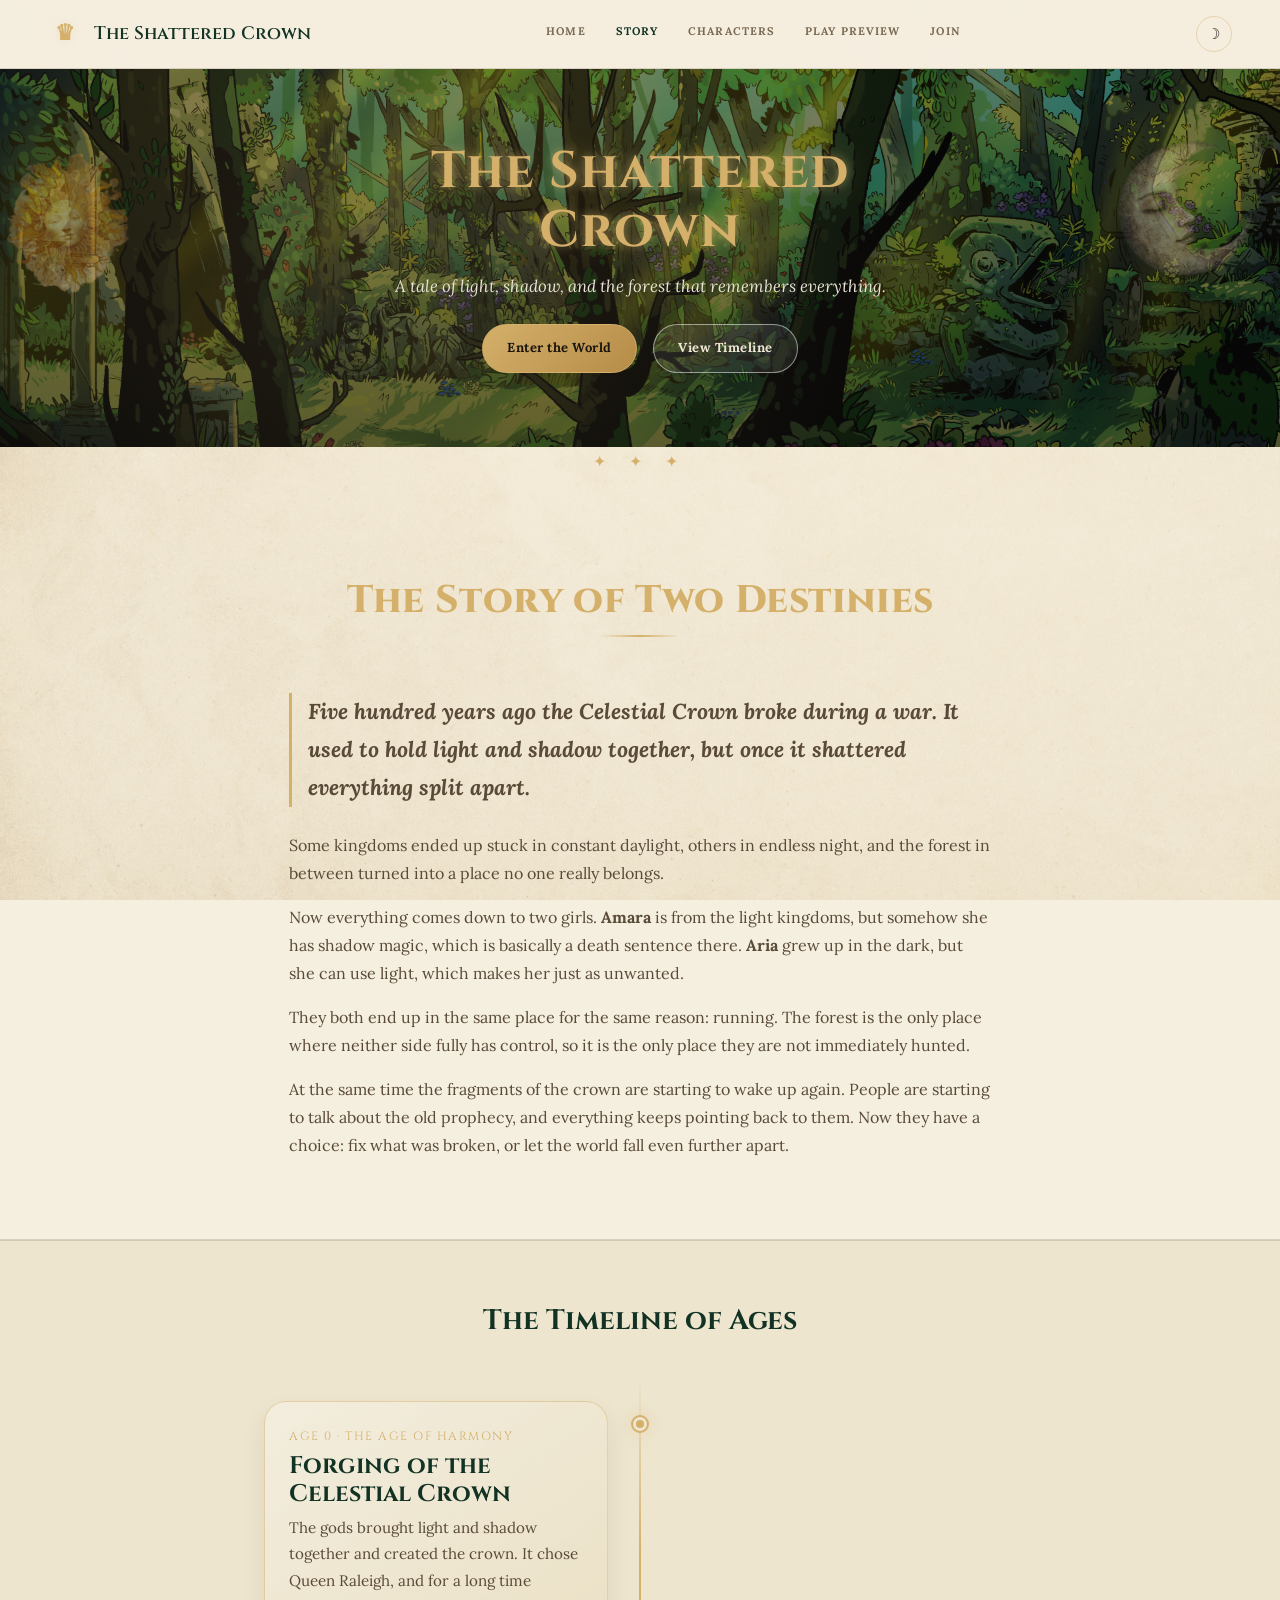
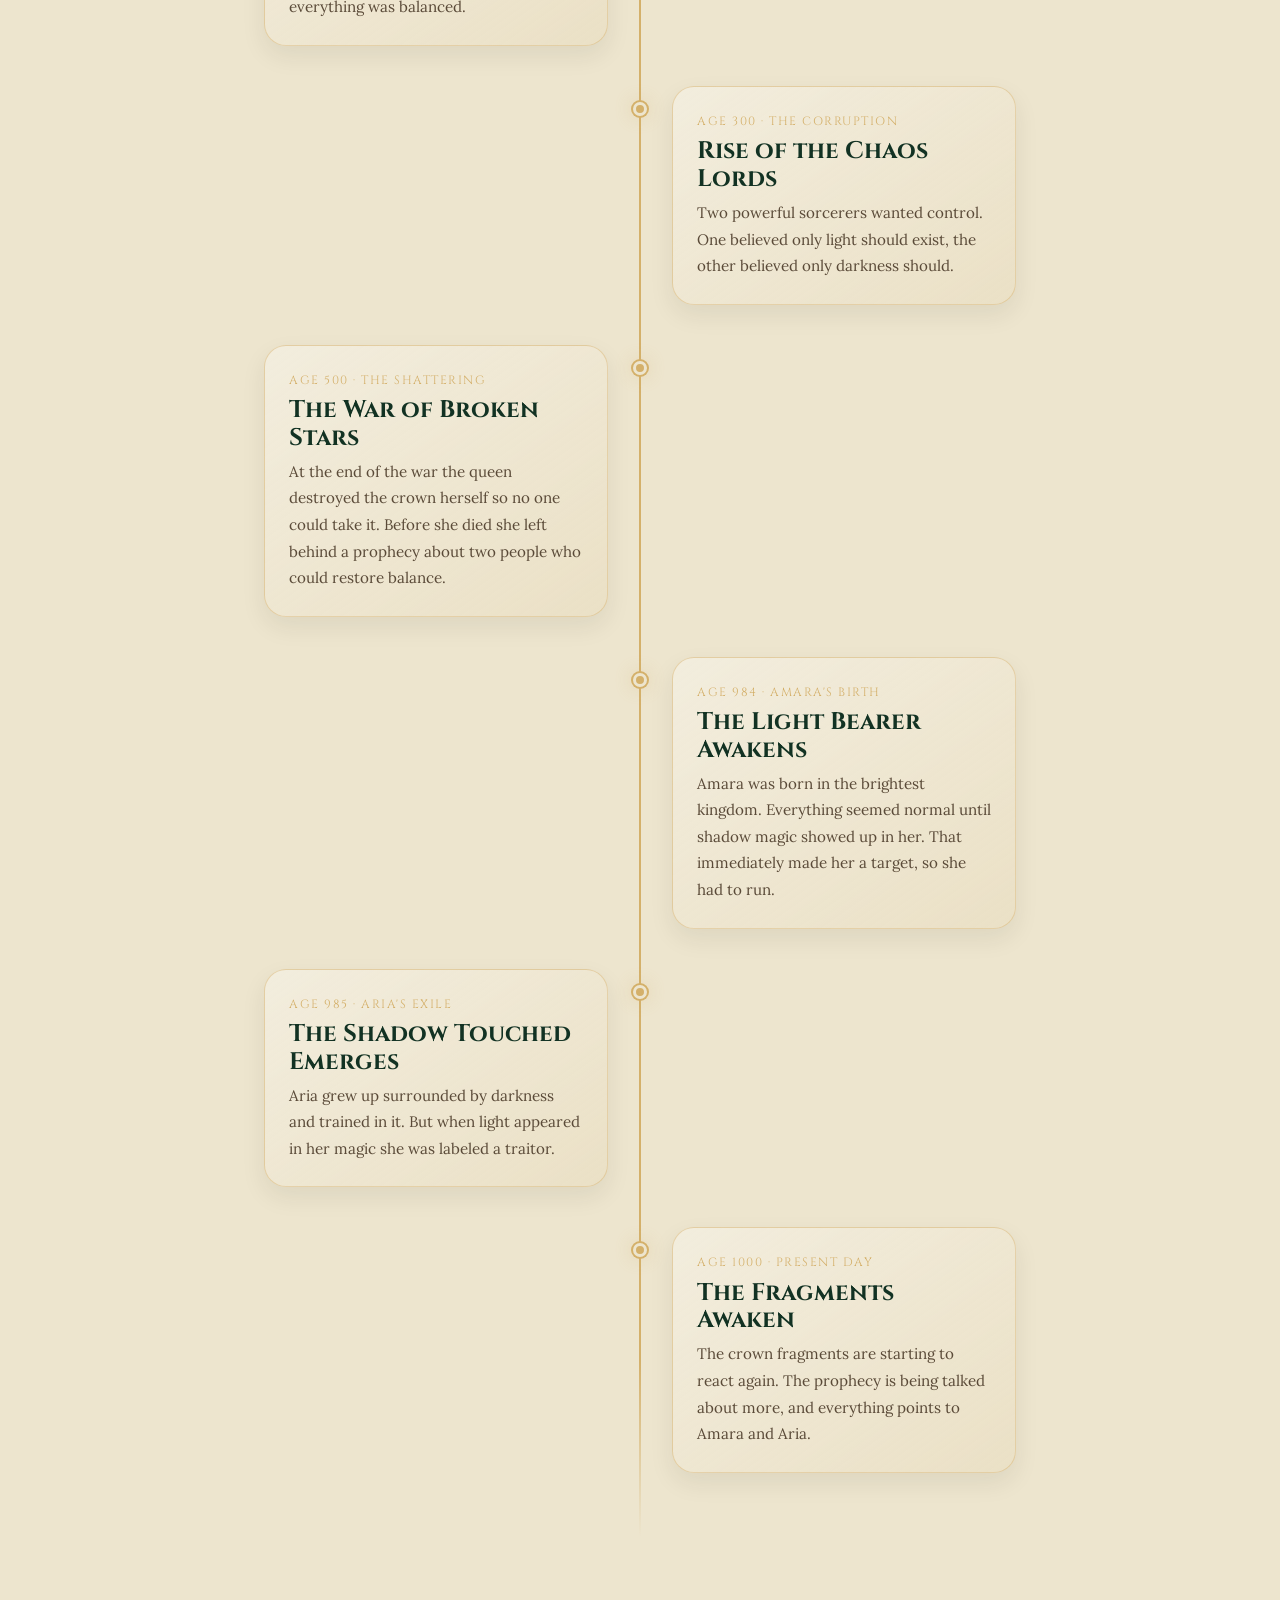
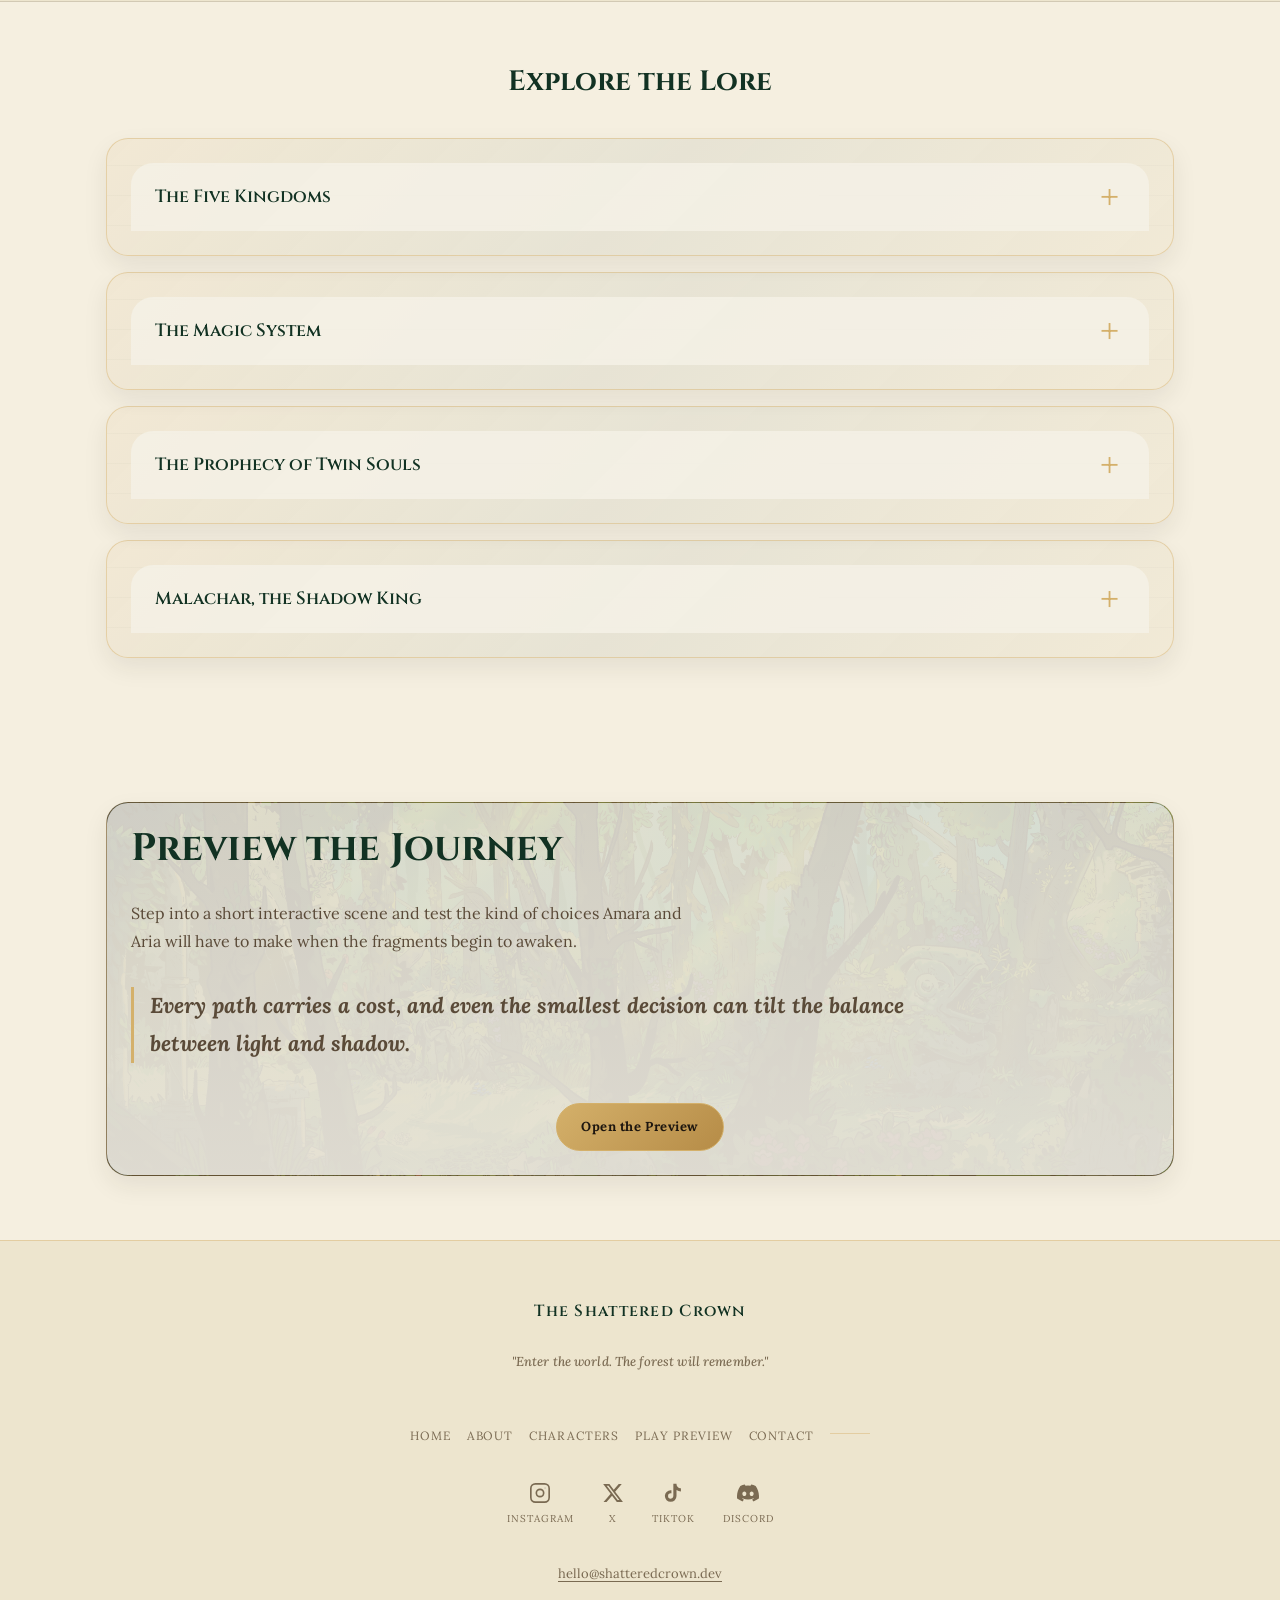
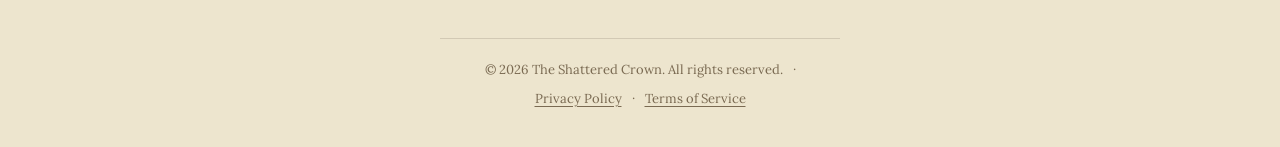
<file: story.html>
<!DOCTYPE html>
<html lang="en" data-theme="light">

  <head>
    <meta charset="UTF-8">
    <meta name="viewport" content="width=device-width, initial-scale=1.0">
    <title>The World of Eclipsed Realms | Story &amp; Lore</title>
    <link rel="stylesheet" href="css/style.css">
    <link rel="stylesheet" href="css/story.css">
  </head>

  <body class="story">
    <div id="cursor">
      <div id="cursor-dot"></div>
      <div id="cursor-ring"></div>
    </div>

    <!-- -----NAVIGATION----- -->
    <nav id="navbar">
      <!-- Logo -->
      <a class="nav-logo" href="index.html">
        <span class="nav-logo-mark" aria-hidden="true">&#9819;</span>
        <span>The Shattered Crown</span>
      </a>
          
      <div class="nav-links" id="navLinks">
        <!-- Nav Links -->
            
        <a href="index.html">Home</a>
        <a href="story.html" class="active">Story</a>
        <a href="characters.html">Characters</a>
        <a href="playpreview.html">Play Preview</a>
        <a href="contact.html">Join</a>
            
      </div>

      <!-- Theme Toggle and Hamburger -->
      <div class="nav-right">
        <button class="theme-toggle" id="themeToggle" aria-label="Toggle Theme">🌙</button>
        <button class="hamburger" id="hamburger" aria-expanded="false" aria-label="Open menu">
          <span></span>
          <span></span>
          <span></span>
        </button>
      </div>
          
    </nav>

    <!-- -----HEADER----- -->
    <header class="story-hero">
      <div class="hero-overlay"></div>
      <div class="container hero-content">
        <h1 class="hero-title">The Shattered Crown</h1>
        <p class="hero-subtitle">A tale of light, shadow, and the forest that remembers everything.</p>
        <div class="hero-buttons">
          <a href="contact.html" class="btn btn-primary">Enter the World</a>
          <a href="#timeline" class="btn btn-secondary">View Timeline</a>
        </div>
      </div>
      <img src="assets/sun-removebg-preview.png" class="hero-deco deco-1" alt="Sun emblem">
      <img src="assets/images__5_-removebg-preview.png" class="hero-deco deco-2" alt="Moon emblem">
    </header>

    <!-- -----MAIN CONTENT----- -->
    <main>
      <div class="crown-divider fade-in" aria-hidden="true">&#10022; &#10022; &#10022;</div>

      <!-- -----STORY OVERVIEW----- -->
      <section class="story-overview">
        <div class="container">
          <div class="story-intro">
            <h2>The Story of Two Destinies</h2>
            <p class="story-lead">
              Five hundred years ago the Celestial Crown broke during a war. It used to hold light and shadow together, but once it shattered everything split apart.
            </p>
            <p>
              Some kingdoms ended up stuck in constant daylight, others in endless night, and the forest in between turned into a place no one really belongs.
            </p>
            <p>
              Now everything comes down to two girls. <strong>Amara</strong> is from the light kingdoms, but somehow she has shadow magic, which is basically a death sentence there.
              <strong>Aria</strong> grew up in the dark, but she can use light, which makes her just as unwanted.
            </p>
            <p>
              They both end up in the same place for the same reason: running. The forest is the only place where neither side fully has control, so it is the only place they are not immediately hunted.
            </p>
            <p>
              At the same time the fragments of the crown are starting to wake up again. People are starting to talk about the old prophecy, and everything keeps pointing back to them.
              Now they have a choice: fix what was broken, or let the world fall even further apart.
            </p>
          </div>
        </div>
      </section>

      <!-- -----TIMELINE----- -->
      <section class="timeline-section" id="timeline">
        <div class="container">
          <h2 class="text-center mb-xl">The Timeline of Ages</h2>
          
          <div class="timeline">
            
            <div class="timeline-item">
              <div class="timeline-marker"></div>
              <div class="timeline-content card">
                <div class="timeline-date">Age 0 &middot; The Age of Harmony</div>
                <h3>Forging of the Celestial Crown</h3>
                <p>The gods brought light and shadow together and created the crown. It chose Queen Raleigh, and for a long time everything was balanced.</p>
              </div>
            </div>

            <div class="timeline-item">
              <div class="timeline-marker"></div>
              <div class="timeline-content card">
                <div class="timeline-date">Age 300 &middot; The Corruption</div>
                <h3>Rise of the Chaos Lords</h3>
                <p>Two powerful sorcerers wanted control. One believed only light should exist, the other believed only darkness should.</p>
              </div>
            </div>

            <div class="timeline-item">
              <div class="timeline-marker"></div>
              <div class="timeline-content card">
                <div class="timeline-date">Age 500 &middot; The Shattering</div>
                <h3>The War of Broken Stars</h3>
                <p>At the end of the war the queen destroyed the crown herself so no one could take it. Before she died she left behind a prophecy about two people who could restore balance.</p>
              </div>
            </div>

            <div class="timeline-item">
              <div class="timeline-marker"></div>
              <div class="timeline-content card">
                <div class="timeline-date">Age 984 &middot; Amara's Birth</div>
                <h3>The Light Bearer Awakens</h3>
                <p>Amara was born in the brightest kingdom. Everything seemed normal until shadow magic showed up in her. That immediately made her a target, so she had to run.</p>
              </div>
            </div>

            <div class="timeline-item">
              <div class="timeline-marker"></div>
              <div class="timeline-content card">
                <div class="timeline-date">Age 985 &middot; Aria's Exile</div>
                <h3>The Shadow Touched Emerges</h3>
                <p>Aria grew up surrounded by darkness and trained in it. But when light appeared in her magic she was labeled a traitor.</p>
              </div>
            </div>

            <div class="timeline-item">
              <div class="timeline-marker"></div>
              <div class="timeline-content card">
                <div class="timeline-date">Age 1000 &middot; Present Day</div>
                <h3>The Fragments Awaken</h3>
                <p>The crown fragments are starting to react again. The prophecy is being talked about more, and everything points to Amara and Aria.</p>
              </div>
            </div>

          </div>

        </div>
      </section>

      <!-- -----LORE----- -->
      <section class="lore-section">

        <div class="container">
          <h2 class="text-center mb-xl">Explore the Lore</h2>

          <div class="lore-item card">
            <div class="lore-header" data-lore="kingdoms">
              <h3>The Five Kingdoms</h3>
              <span class="lore-toggle">+</span>
            </div>

            <div class="lore-content" id="kingdoms">
              <div class="divider"></div>

              <div class="lore-body">
                <p>After the crown shattered, the world split into five distinct kingdoms: two bathed in eternal light, two shrouded in perpetual darkness, and one untouched.</p>
                
                <div class="kingdom">
                  <h4 class="text-green"><span class="kingdom-symbol" aria-hidden="true">☀</span>Solara - The Dawn Kingdom</h4>
                  <p>Ruled by warrior-priests who worship the sun. <strong>Amara was born here.</strong></p>
                </div>

                <div class="kingdom">
                  <h4 class="text-gold"><span class="kingdom-symbol" aria-hidden="true">☆</span>Aethermoor - The Starlit Realm</h4>
                  <p>A kingdom of scholars and celestial mages who study the fragments obsessively.</p>
                </div>

                <div class="kingdom">
                  <h4 class="text-moss"><span class="kingdom-symbol" aria-hidden="true">✦</span>The Verdant Expanse</h4>
                  <p>The ancient forest that once connected all kingdoms now exists in perpetual twilight.</p>
                </div>

                <div class="kingdom">
                  <h4 class="text-muted"><span class="kingdom-symbol" aria-hidden="true">☽</span>Umbral Deep - The Midnight Dominion</h4>
                  <p>A kingdom where darkness is absolute. <strong>Aria was raised here.</strong></p>
                </div>

                <div class="kingdom">
                  <h4 class="text-dusk"><span class="kingdom-symbol" aria-hidden="true">✧</span>Duskmere - The Twilight Shores</h4>
                  <p>Once a coastal empire, now submerged in eternal dusk and haunted by the dead.</p>
                </div>

              </div>

            </div>
          </div>

          <div class="lore-item card">
            <div class="lore-header" data-lore="magic">
              <h3>The Magic System</h3>
              <span class="lore-toggle">+</span>
            </div>

            <div class="lore-content" id="magic">
              <div class="divider"></div>
              <div class="lore-body">
                <p>Magic in Eclipsed Realms is divided into three schools: celestial, shadow, and primal.</p>
                <h4 class="text-gold">Celestial Magic</h4>
                <p>Drawn from the stars and sun. Used for healing, protection, and divine power.</p>
                <h4 class="text-purple">Shadow Magic</h4>
                <p>Drawn from the void and the spaces between worlds. Used for stealth, illusion, and necromancy.</p>
                <h4 class="text-teal">Primal Magic</h4>
                <p>Drawn from the natural world and used by druids and shamans.</p>
              </div>
            </div>

          </div>

          <div class="lore-item card">
            <div class="lore-header" data-lore="prophecy">
              <h3>The Prophecy of Twin Souls</h3>
              <span class="lore-toggle">+</span>
            </div>

            <div class="lore-content" id="prophecy">
              <div class="divider"></div>
              <div class="lore-body">
                <blockquote class="prophecy-text">
                  <p><em>When light bears shadow, and shadow bears light,</em></p>
                  <p><em>When twin souls meet in the forest's twilight,</em></p>
                  <p><em>Seven fragments scattered, seven paths converge,</em></p>
                  <p><em>To unite the crown or let the world submerge.</em></p>
                </blockquote>
                <p>The prophecy speaks of two people, each carrying the opposite force inside them.</p>
              </div>
            </div>

          </div>

          <div class="lore-item card">

            <div class="lore-header" data-lore="shadow-king">
              <h3>Malachar, the Shadow King</h3>
              <span class="lore-toggle">+</span>
            </div>
            <div class="lore-content" id="shadow-king">
              <div class="divider"></div>
              <div class="lore-body">
                <p>Once the most brilliant mage in the kingdom of Lumeria, Malachar served the queen before ambition corrupted him.</p>
                <p class="text-red mt-lg"><strong>Warning:</strong> His followers are still searching for the fragments to free their master.</p>
              </div>
            </div>

          </div>

        </div>
      </section>

      <section class="story-preview">
        <div class="container">
          <div class="story-preview-card card">
            <h2>Preview the Journey</h2>
            <p>
              Step into a short interactive scene and test the kind of choices Amara and Aria will have to make when the fragments begin to awaken.
            </p>
            <p class="story-lead">
              Every path carries a cost, and even the smallest decision can tilt the balance between light and shadow.
            </p>
            <div class="hero-buttons">
              <a href="playpreview.html" class="btn btn-primary">Open the Preview</a>
            </div>
          </div>
        </div>
      </section>


    </main>

    <!-- Footer -->
    <footer class="site-footer">

      <div class="footer-brand">
        <p class="footer-logo">The Shattered Crown</p>
        <p class="footer-tagline">"Enter the world. The forest will remember."</p>
      </div>

      <nav class="footer-nav">
        <a href="index.html">Home</a>
        <a href="story.html">About</a>
        <a href="characters.html">Characters</a>
        <a href="preview.html">Play Preview</a>
        <a href="contact.html">Contact</a>
      </nav>

      <!-- Social Media 
        AI assisted for SVG icons-->
      <div class="footer-socials">
        <a href="https://instagram.com" aria-label="Instagram" class="social-link">
          <svg xmlns="http://www.w3.org/2000/svg" viewBox="0 0 24 24" fill="none" stroke="currentColor" stroke-width="1.8" stroke-linecap="round" stroke-linejoin="round" aria-hidden="true">
            <rect x="2" y="2" width="20" height="20" rx="5" ry="5"/>
            <circle cx="12" cy="12" r="4"/>
            <circle cx="17.5" cy="6.5" r="0.5" fill="currentColor" stroke="none"/>
          </svg>
          <span>Instagram</span>
        </a>

        <a href="https://twitter.com" aria-label="Twitter" class="social-link">
          <svg xmlns="http://www.w3.org/2000/svg" viewBox="0 0 24 24" fill="currentColor" aria-hidden="true">
            <path d="M18.244 2.25h3.308l-7.227 8.26 8.502 11.24H16.17l-5.214-6.817L4.99 21.75H1.68l7.73-8.835L1.254 2.25H8.08l4.713 6.231zm-1.161 17.52h1.833L7.084 4.126H5.117z"/>
          </svg>
          <span>X</span>
        </a>

        <a href="https://tiktok.com" target="_blank" aria-label="TikTok" class="social-link">
          <svg xmlns="http://www.w3.org/2000/svg" viewBox="0 0 24 24" fill="currentColor" aria-hidden="true">
            <path d="M19.59 6.69a4.83 4.83 0 0 1-3.77-4.25V2h-3.45v13.67a2.89 2.89 0 0 1-2.88 2.5 2.89 2.89 0 0 1-2.89-2.89 2.89 2.89 0 0 1 2.89-2.89c.28 0 .54.04.79.1V9.01a6.33 6.33 0 0 0-.79-.05 6.34 6.34 0 0 0-6.34 6.34 6.34 6.34 0 0 0 6.34 6.34 6.34 6.34 0 0 0 6.33-6.34V8.69a8.22 8.22 0 0 0 4.83 1.56V6.79a4.85 4.85 0 0 1-1.06-.1z"/>
          </svg>
          <span>TikTok</span>
        </a>

        <a href="https://discord.com" target="_blank" aria-label="Discord" class="social-link">
          <svg xmlns="http://www.w3.org/2000/svg" viewBox="0 0 24 24" fill="currentColor" aria-hidden="true">
            <path d="M20.317 4.37a19.791 19.791 0 0 0-4.885-1.515.074.074 0 0 0-.079.037c-.21.375-.444.864-.608 1.25a18.27 18.27 0 0 0-5.487 0 12.64 12.64 0 0 0-.617-1.25.077.077 0 0 0-.079-.037A19.736 19.736 0 0 0 3.677 4.37a.07.07 0 0 0-.032.027C.533 9.046-.32 13.58.099 18.057c.002.022.015.043.03.056a19.9 19.9 0 0 0 5.993 3.03.078.078 0 0 0 .084-.028c.462-.63.874-1.295 1.226-1.994a.076.076 0 0 0-.041-.106 13.107 13.107 0 0 1-1.872-.892.077.077 0 0 1-.008-.128 10.2 10.2 0 0 0 .372-.292.074.074 0 0 1 .077-.01c3.928 1.793 8.18 1.793 12.062 0a.074.074 0 0 1 .078.01c.12.098.246.198.373.292a.077.077 0 0 1-.006.127 12.299 12.299 0 0 1-1.873.892.077.077 0 0 0-.041.107c.36.698.772 1.362 1.225 1.993a.076.076 0 0 0 .084.028 19.839 19.839 0 0 0 6.002-3.03.077.077 0 0 0 .032-.054c.5-5.177-.838-9.674-3.549-13.66a.061.061 0 0 0-.031-.03zM8.02 15.33c-1.183 0-2.157-1.085-2.157-2.419 0-1.333.956-2.419 2.157-2.419 1.21 0 2.176 1.096 2.157 2.42 0 1.333-.956 2.418-2.157 2.418zm7.975 0c-1.183 0-2.157-1.085-2.157-2.419 0-1.333.955-2.419 2.157-2.419 1.21 0 2.176 1.096 2.157 2.42 0 1.333-.946 2.418-2.157 2.418z"/>
          </svg>
          <span>Discord</span>
        </a>
      </div>

      <p class="footer-email">
        <a href="mailto:hello@shatteredcrown.dev">hello@shatteredcrown.dev</a>
      </p>

      <div class="footer-legal">
        <span>&copy; 2026 The Shattered Crown. All rights reserved.</span>
        <span class="footer-legal-sep" aria-hidden="true">&middot;</span>
        <a href="privacy.html">Privacy Policy</a>
        <span class="footer-legal-sep" aria-hidden="true">&middot;</span>
        <a href="terms.html">Terms of Service</a>
      </div>

    </footer>

        <button id="backToTop" aria-label="Back to top">↑</button>

        <!-- JavaScript -->
        <script src="js/story.js"></script>
        <script src="js/main.js"></script>

  </body>
</html>
</file>
<file: css/style.css>
/* ===========================
GLOBAL STYLESHEET
============================ */
/* Mobile First Design */
/* Resposive for tablets/ipads/computers lower in the page */

@import url('https://fonts.googleapis.com/css2?family=Cinzel:wght@400;600;700&family=Lora:ital,wght@0,400;0,500;1,400&display=swap');

/* ===========================
GLOBAL STYLES
============================ */
:root {
    /* Light theme (default) */
    --bg: #f5efe0;
    --bg-alt: #ede5ce;

     /* ── Text ── */
    --text: #2b2017;
    --text-muted: #7a6a52;
    --text-soft: #5a4a38;

    /* ── Accent colors ── */
    --accent: #5c7a4e;
    --accent-hover: #486040;
    --primary-green: #123223;
    --logo-light-green: #7dbf8e;
    --secondary-green: #6e8b5b;
    --accent-gold: #d4b06a;
    --accent-rose: #b77a6b;

    /*-- Borders and Shadows --*/
    --border: rgba(43, 32, 23, 0.14);
    --border-gold: rgba(212, 176, 106, 0.45);
    --divider: rgba(43, 32, 23, 0.14);
    --shadow-sm: 0 10px 24px rgba(43, 32, 23, 0.08);
    --shadow-md: 0 18px 40px rgba(43, 32, 23, 0.12);
    --shadow-lg: 0 24px 60px rgba(43, 32, 23, 0.16);
    --glow-gold: 0 0 18px rgba(212, 176, 106, 0.45);
    
    /* Nav */
    --nav-bg: rgba(245, 239, 224, 0.96);

    /* Error color for forms */
    --error: #a83232;

    /* ── Typography ── */
    --font-heading: 'Cinzel', serif;
    --font-body: 'Lora', serif;
    --font-subheading: 'Lora', serif;

    /* ── Scale ── */
    --text-xs: 0.75rem;
    --text-sm: 0.95rem;
    --text-base: 1rem;
    --text-lg: 1.125rem;
    --text-xl: 1.5rem;
    --text-2xl: 2.25rem;
    --leading-relaxed: 1.75;

    /* ── Spacing ── */
    --space-xs: 0.4rem;
    --space-sm: 0.75rem;
    --space-md: 1rem;
    --space-lg: 1.5rem;
    --space-xl: 2.5rem;
    --space-2xl: 4rem;

    /* ── Radius ── */
    --radius-sm: 4px;
    --radius-md: 14px;
    --radius-lg: 22px;
    --radius-xl: 30px;

    /* ── Motion ── */
    --transition-fast: 160ms ease;
    --transition-normal: 240ms ease;

    /* ── Parchment texture opacity ── */
    --parchment-body-opacity: 0.17;
    }

    /* Dark theme overrides */
    [data-theme="dark"] {
    --bg: #1b1812;
    --bg-alt: #232019;
    --text: #e6dcc8;
    --text-primary: #ebe1d2;
    --text-muted: #9b8c74;
    --text-soft: #d8cfbf;
    --accent: #8aaa76;
    --accent-hover: #a2c28e;
    --primary-green: #8aaa76;
    --border: rgba(230, 220, 200, 0.11);
    --border-gold: rgba(212, 176, 106, 0.3);
    --divider: rgba(212, 176, 106, 0.18);
    --nav-bg: rgba(27, 24, 18, 0.96);
    --shadow-sm: 0 10px 24px rgba(0, 0, 0, 0.28);
    --shadow-md: 0 18px 40px rgba(0, 0, 0, 0.34);
    --shadow-lg: 0 24px 60px rgba(0, 0, 0, 0.4);
    --error: #d16060;

    --parchment-body-opacity: 0.08;
}

/* -- -----------------------------
Global Resets and Base Styles 
-------------------------------- */
* {
    margin: 0;
    padding: 0;
    box-sizing: border-box;
}

html {
    scroll-behavior: smooth;
    font-size: 16px;
}

body {
    background: var(--bg);
    color: var(--text);
    font-family: var(--font-body);
    display: flex;
    flex-direction: column;
    min-height: 100vh;
    line-height: 1.75;
}

body::after {
    content: "";
    position: fixed;
    inset: 0;
    background-image: url("../assets/parchment-texture.jpg");
    background-size: cover;
    opacity: var(--parchment-body-opacity);
    pointer-events: none;
    z-index: -1;
}

body.has-custom-cursor {
    cursor: none;
}

body.has-custom-cursor,
body.has-custom-cursor * {
    cursor: none !important;
}

main {
    flex: 1;
}

img {
    max-width: 100%;
    display: block;
}

a {
    color: var(--accent);
    text-decoration: none;
}

ul,
ol {
    list-style: none;
}

p {
    font-family: var(--font-body);
    line-height: var(--leading-relaxed);
    color: var(--text-primary);
    margin: 0 0 1rem;
    max-width: 70ch;
}

body.characters .page-header,
body.preview .page-header {
    background:
        linear-gradient(rgba(10, 10, 10, 0.52), rgba(10, 10, 10, 0.68)),
        url('../assets/forest-bg.jpg') center 35%/cover no-repeat;
}


/* -- -----------------------------
Headings and Typography 
-------------------------------- */
.page-header {
    background:
        linear-gradient(rgba(10, 10, 10, 0.42), rgba(10, 10, 10, 0.7)),
        url("../assets/forest-bg.jpg") center 36%/cover no-repeat;
}

/* Large display titles */
.title-display {
    font-size: clamp(1.9rem, 5vw, 3rem); /* clamp(min, preferred, max) Responsive font size that scales between 1.9rem and 3rem based on viewport width */
    letter-spacing: 0.01em;
}

/* Section headings */
.title-heading {
    font-size: clamp(1.3rem, 2.5vw, 1.75rem);
    font-weight: 600;
}

h1, h2, h3, h4 {
    font-family: var(--font-heading);
    font-weight: 700;
    margin: 0 0 var(--space-sm);
    line-height: 1.15;
}

/* Base h2 style used across all sections */
h2 {
    font-size: clamp(1.3rem, 2.5vw, 1.75rem);
    color: var(--primary-green);
}

/* h3 used in cards and sub-sections */
h3 {
    font-size: clamp(1rem, 2vw, 1.25rem);
    color: var(--primary-green);
}

[data-theme="dark"] h2,
[data-theme="dark"] h3 {
    color: var(--logo-light-green);
}

.section-label {
    display: block;
    font-size: 10px;
    font-weight: 700;
    letter-spacing: 0.18em;
    text-transform: uppercase;
    color: var(--text-muted);
    margin-bottom: 10px;
}

/* Crown divider: three stars used between sections */
.crown-divider {
    margin: 0 auto var(--space-xl);
    text-align: center;
    color: var(--accent-gold);
    letter-spacing: 0.6rem;
    font-size: 1rem;
    text-shadow: 0 0 18px rgba(212, 176, 106, 0.6);
    display: block;
}

.section-title {
    text-align: center;
    margin-bottom: 0.5rem;
}

.section-intro {
    text-align: center;
    color: var(--text-muted);
    max-width: 40rem;
    margin: 0 auto 2rem;
}

.section-intro,
.page-header p,
.section-sub,
.newsletter-sub,
.footer-tagline,
.hero-email-form label {
    font-family: var(--font-body);
    font-style: italic;
    font-weight: 500;
    letter-spacing: 0.01em;
}

.text-center { text-align: center; }
.text-sm { font-size: var(--text-sm); }
.text-xs { font-size: var(--text-xs); }
.text-muted { color: var(--text-muted); }
.text-green { color: var(--accent); }
.text-moss { color: var(--secondary-green); }
.text-gold { color: var(--accent-gold); }
.text-nature { color: var(--logo-light-green); }
.text-dusk { color: #8c5a91; }
.text-purple { color: #9b8bc4; }
.text-teal { color: #4a9e8a; }
.text-red { color: #b05555; }
.mb-xl { margin-bottom: var(--space-xl); }
.mt-lg { margin-top: var(--space-lg); }

/* -- -----------------------------
Layout
-------------------------------- */
.container {
    width: min(1100px, calc(100% - 2rem));
    margin: 0 auto;
    padding: 0 var(--space-md);
}

/* -- -----------------------------
Navigation - mobile hamburger design first, inline on desktop
-------------------------------- */

/* --  Nav -- */
#navbar {
    position: sticky;
    top: 0;
    z-index: 100;
    background: var(--nav-bg);
    display: flex;
    align-items: center;
    justify-content: space-between;
    padding: 16px 20px;
    border-bottom: 1px solid var(--border);
}

.nav-logo {
    display: inline-flex;
    align-items: center;
    gap: 0.75rem;
    font-family: var(--font-heading);
    font-size: 18px;
    font-weight: 600;
    color: var(--primary-green);
    flex-shrink: 0;
}

.nav-logo-mark {
    display: inline-flex;
    align-items: center;
    justify-content: center;
    width: 34px;
    height: 34px;
    font-size: 1.35rem;
    color: var(--accent-gold);
    text-shadow: 0 0 8px rgba(212, 176, 106, 0.25);
}

[data-theme="dark"] .nav-logo {
    color: var(--logo-light-green);
}

/* Nav links — hidden on mobile by default.
    On mobile: drops down when .open is added by JS.*/
.nav-links {
    display: none;
}

.nav-links.open {
    display: flex;
    flex-direction: column;
    position: absolute;
    top: 100%;
    left: 0;
    width: 100%;
    background: var(--nav-bg);
    border-bottom: 1px solid var(--border-gold);
    padding: 8px 20px 16px;
    z-index: 99;
}

.nav-links.open a {
    display: block;
    padding: 13px 0;
    border-bottom: 1px solid var(--border);
}

.nav-links a {
    font-family: var(--font-subheading);
    font-size: 11px;
    font-weight: 700;
    letter-spacing: 0.1em;
    text-transform: uppercase;
    color: var(--text-muted);
    padding-bottom: 2px;
    border-bottom: 2px solid transparent;
}

/* hover/active indicator*/
.nav-links a:hover,
.nav-links a.active {
    color: var(--primary-green);
}

[data-theme="dark"] .nav-links a:hover,
[data-theme="dark"] .nav-links a.active {
    color: var(--logo-light-green);
}

/* Right-side nav controls */
.nav-right {
    display: flex;
    align-items: center;
    gap: 10px;
}

/* Theme toggle */
.theme-toggle {
    width: 36px;
    height: 36px;
    border-radius: 50%;
    border: 1px solid var(--border-gold);
    background: transparent;
    color: var(--text);
    font-size: 15px;
    cursor: pointer;
    display: flex;
    align-items: center;
    justify-content: center;
    transition: background var(--transition-fast), transform var(--transition-fast);
}

.theme-toggle:hover {
    background: rgba(212, 176, 106, 0.12);
    transform: translateY(-1px);
}

/* Hamburger button — three stacked lines */
.hamburger {
    display: flex;
    flex-direction: column;
    gap: 5px;
    background: none;
    border: none;
    cursor: pointer;
    padding: 4px;
}

.hamburger span {
    display: block;
    width: 24px;
    height: 2px;
    background: var(--text);
    border-radius: 1px;
    transition: transform var(--transition-normal), opacity var(--transition-normal);
}


/* -- -----------------------------
Page Header
--------------------------------*/
.page-header {
    text-align: center;
    padding: 64px 20px 52px;
    border-bottom: 1px solid var(--border);
}

.page-header p {
    max-width: 480px;
    font-size: 15px;
    font-style: italic;
    color: var(--text-muted);
    margin: 16px auto 0;
}

body.preview .page-header,
body.world .page-header,
body.characters .page-header {
    background:
        linear-gradient(rgba(10, 10, 10, 0.52), rgba(10, 10, 10, 0.68)),
        url('../assets/forest-bg.jpg') center 35%/cover no-repeat;
}

body.preview .page-header h1,
body.world .page-header h1,
body.characters .page-header h1,
body.preview .page-header h3,
body.world .page-header h2,
body.characters .page-header h3 {
    color: var(--accent-gold);
    text-shadow: 0 0 12px rgba(212, 176, 106, 0.3);
}

body.preview .page-header p,
body.world .page-header p,
body.characters .page-header p {
    color: rgba(230, 220, 200, 0.85);
}

.page-shell {
    width: min(900px, calc(100% - 2rem));
    margin: 0 auto;
    padding: var(--space-2xl) 0;
}

.page-section,
.story.container {
    width: min(900px, calc(100% - 2rem));
    margin: 0 auto var(--space-xl);
    padding: var(--space-xl);
    border: 1px solid var(--border-gold);
    border-radius: var(--radius-lg);
    background: linear-gradient(145deg, rgba(255, 255, 255, 0.32), rgba(212, 176, 106, 0.08));
    box-shadow: var(--shadow-sm);
}

[data-theme="dark"] .page-section,
[data-theme="dark"] .story.container {
    background: linear-gradient(145deg, rgba(255, 255, 255, 0.03), rgba(212, 176, 106, 0.07));
}

.page-list li {
    position: relative;
    padding-left: 1.5rem;
    margin-bottom: 0.75rem;
    color: var(--text-soft);
}

.page-list li::before {
    content: "";
    position: absolute;
    left: 0;
    top: 0.7rem;
    width: 8px;
    height: 8px;
    border-radius: 50%;
    background: var(--accent-gold);
    box-shadow: var(--glow-gold);
}

/* ===========================
COMPONENTS
============================ */
.btn {
    display: inline-flex;
    align-items: center;
    justify-content: center;
    min-height: 48px;
    padding: 0.75rem 1.5rem;
    font-family: var(--font-subheading);
    font-size: 13px;
    font-weight: 700;
    letter-spacing: 0.04em;
    cursor: pointer;
    border: 1px solid var(--border-gold);
    border-radius: 999px;
    background: rgba(212, 176, 106, 0.14);
    color: var(--text);
    transition: transform var(--transition-fast), box-shadow var(--transition-fast), background var(--transition-fast);
    text-decoration: none;
}

.btn:hover {
    transform: translateY(-2px);
    box-shadow: var(--shadow-sm);
}

.btn-primary,
.btn-light {
    background: linear-gradient(135deg, #d4b06a, #b68c47);
    border-color: #d4b06a;
    color: #1d160f;
}

.btn-primary:hover,
.btn-light:hover {
    background: linear-gradient(135deg, #e0be78, #c09850);
    border-color: #e0be78;
    color: #1d160f;
}

.btn-secondary {
    background: rgba(255, 255, 255, 0.08);
    border-color: rgba(255, 255, 255, 0.5);
    color: #f0e6d4;
}

.btn-secondary:hover {
    background: rgba(255, 255, 255, 0.15);
}

body.home .btn,
body.home .btn-light,
body.home .btn-outline {
    background: linear-gradient(135deg, #d4b06a, #b68c47);
    border-color: #d4b06a;
    color: #1d160f;
}

body.home .btn:hover,
body.home .btn-light:hover,
body.home .btn-outline:hover {
    background: linear-gradient(135deg, #e0be78, #c09850);
    border-color: #e0be78;
    color: #1d160f;
}



/* ===========================
CARDS
=========================== */
.card {
    position: relative;
    padding: var(--space-lg);
    border: 1px solid var(--border-gold);
    border-radius: var(--radius-lg);
    background: linear-gradient(145deg, rgba(255, 255, 255, 0.32), rgba(212, 176, 106, 0.08));
    box-shadow: var(--shadow-sm);
}

[data-theme="dark"] .card {
    background: linear-gradient(145deg, rgba(255, 255, 255, 0.03), rgba(212, 176, 106, 0.07));
}

.divider {
    height: 1px;
    background: linear-gradient(90deg, transparent, var(--accent-gold), transparent);
    margin: var(--space-md) 0;
}

/* ===========================
Cursor
=========================== */
#cursor {
    pointer-events: none;
}

#cursor-dot,
#cursor-ring {
    position: fixed;
    left: 0;
    top: 0;
    pointer-events: none;
    z-index: 9999;
    opacity: 0;
}

#cursor-dot {
    width: 28px;
    height: 28px;
    display: flex;
    align-items: center;
    justify-content: center;
    transform: translate(-50%, -50%);
    font-size: 18px;
    color: #17120d;
    text-shadow: 0 0 8px rgba(23, 18, 13, 0.18);
}

#cursor-ring {
    width: 36px;
    height: 36px;
    border: 1px solid rgba(200, 169, 110, 0.5);
    border-radius: 50%;
    transform: translate(-50%, -50%);
    transition:
        width 0.3s cubic-bezier(0.19, 1, 0.22, 1),
        height 0.3s cubic-bezier(0.19, 1, 0.22, 1),
        border-color 0.3s,
        opacity 0.2s;
}

body.cursor-hover #cursor-ring {
    width: 45px;
    height: 45px;
    border-color: #b77a6b;
    box-shadow:
        0 0 14px rgba(183, 122, 107, 0.4),
        0 0 26px rgba(183, 122, 107, 0.22);
}

body.cursor-hover #cursor-dot {
    transform: translate(-50%, -50%) scale(1.08);
    color: #b77a6b;
    text-shadow:
        0 0 12px rgba(183, 122, 107, 0.65),
        0 0 22px rgba(183, 122, 107, 0.32);
}

body.cursor-active #cursor-ring {
    width: 54px;
    height: 54px;
    border-color: rgba(212, 176, 106, 0.95);
    box-shadow:
        0 0 18px rgba(212, 176, 106, 0.45),
        0 0 34px rgba(212, 176, 106, 0.25);
}

body.cursor-active #cursor-dot {
    transform: translate(-50%, -50%) scale(1.32);
    text-shadow:
        0 0 16px rgba(212, 176, 106, 0.75),
        0 0 26px rgba(212, 176, 106, 0.4);
}

#cursor-dot::before {
    content: "☽";
    line-height: 1;
}

[data-theme="dark"] #cursor-dot::before {
    content: "☀";
}

[data-theme="dark"] #cursor-dot {
    color: var(--accent-gold);
    text-shadow: 0 0 10px rgba(212, 176, 106, 0.45);
}


/* ===========================
Back To Top Button
============================ */
#backToTop {
    position: fixed;
    bottom: 28px;
    right: 22px;
    width: 42px;
    height: 42px;
    border: none;
    background: linear-gradient(135deg, #d4b06a, #b68c47);
    color: #1d160f;
    font-size: 18px;
    cursor: pointer;
    border-radius: 50%;
    display: flex;
    align-items: center;
    justify-content: center;
    opacity: 0;
    pointer-events: none;
    transition: opacity 0.3s ease, background 0.2s ease;
    z-index: 90;
}

#backToTop.visible {
    opacity: 0.5;
    pointer-events: auto;
}

/* =====================
FADE-IN 
   ===================== */
.fade-in {
    opacity: 0;
    transform: translateY(20px);
    transition: opacity 0.6s ease, transform 0.6s ease;
}

.fade-in-visible {
    opacity: 1;
    transform: translateY(0);
}

/* ============================
FOOTER 
============================= */
.site-footer {
    margin-top: auto;
    padding: 56px 30px 36px;
    border-top: 1px solid var(--border-gold);
    background: var(--bg-alt);
    text-align: center;
    display: flex;
    flex-direction: column;
    align-items: center;
    gap: 36px;
}

.footer-brand {
    display: flex;
    flex-direction: column;
    align-items: center;
    gap: 10px;
}

.footer-logo {
    font-family: var(--font-heading);
    font-size: 16px;
    font-weight: 600;
    letter-spacing: 0.08em;
    color: var(--primary-green);
}

[data-theme="dark"] .footer-logo {
    color: var(--logo-light-green);
}

.footer-tagline {
    font-style: italic;
    font-size: 13px;
    color: var(--text-muted);
    max-width: 380px;
    line-height: 1.65;
}

/*Footer nav links*/
.footer-nav {
    display: flex;
    flex-direction: column;
    justify-content: center;
    gap: 16px;
}

.footer-nav a {
    font-family: var(--font-subheading);
    font-size: 12px;
    text-transform: uppercase;
    letter-spacing: 0.08em;
    color: var(--text-muted);
}

.footer-nav a:hover,
.footer-email a:hover,
.footer-legal a:hover,
.social-link:hover {
    color: var(--accent-gold);
}

/* Thin divider between nav and socials */
.footer-nav::after {
    content: "";
    display: block;
    width: 40px;
    height: 1px;
    background: var(--border-gold);
    margin: 8px auto 0;
}

/* ── Social media icons ── */
.footer-socials {
    display: flex;
    justify-content: center;
    gap: 28px;
}

/* Each social link: icon above label */
.social-link {
    display: flex;
    flex-direction: column;
    align-items: center;
    gap: 6px;
    color: var(--text-muted);
}

.social-link:hover {
    color: var(--accent-gold);
}

.social-link svg {
    width: 22px;
    height: 22px;
}

/* Label text below the icon */
.social-link span {
    font-size: 10px;
    letter-spacing: 0.1em;
    text-transform: uppercase;
    font-family: var(--font-subheading);
}

.footer-email,
.footer-legal {
    font-size: 13px;
    color: var(--text-muted);
}

.footer-email a,
.footer-legal a {
    color: var(--text-muted);
    text-decoration: underline;
    text-underline-offset: 3px;
}

.footer-legal {
    display: flex;
    flex-wrap: wrap;
    justify-content: center;
    align-items: center;
    gap: 6px 10px;
    padding-top: 20px;
    border-top: 1px solid var(--border);
    width: 100%;
    max-width: 400px;
}

/* ============================
RESPONSIVE DESIGN 
============================= */
/* Styles for tablets and larger screens */
@media (min-width: 768px) {

    /* Nav links become inline, hamburger hidden */
    .nav-links {
        display: flex;
        flex-direction: row;
        position: static;
        width: auto;
        background: none;
        border: none;
        padding: 0;
        gap: 30px;
        align-items: center;
    }

    .nav-links.open {
        flex-direction: row;
        position: static;
        width: auto;
        background: none;
        border: none;
        padding: 0;
    }

    .nav-links.open a {
        display: inline;
        padding: 0;
        border-bottom: 2px solid transparent;
    }

    .hamburger {
        display: none;
    }

    /* Footer nav: row */
    .footer-nav {
        flex-direction: row;
        flex-wrap: wrap;
    }
}

@media (min-width: 1024px) {
    #navbar {
        padding: 16px 48px;
    }
}
</file>
<file: css/story.css>
/* ============================================
  STORY PAGE CSS - story.css
   ============================================ */


/* ============================================
  STORY HERO SECTION
   ============================================ */

.story-hero {
  position: relative;
  min-height: 42vh;
  display: flex;
  align-items: center;
  justify-content: center;

  background:
        linear-gradient(rgba(10, 10, 10, 0.52), rgba(10, 10, 10, 0.68)),
        url('../assets/forest-bg.jpg') center 35%/cover no-repeat;

  overflow: hidden;
}

.hero-overlay {
  position: absolute;
  inset: 0;
  background: radial-gradient(circle at 30% 40%, rgba(212,176,106,0.15), transparent 60%);
  z-index: 1;
}

.hero-content {
  position: relative;
  z-index: 2;
  text-align: center;
  padding: var(--space-xl) var(--space-lg);
  max-width: 680px;
  margin: 0 auto;
}

.hero-title {
  font-size: clamp(1.9rem, 4.5vw, 3.2rem);
  color: var(--accent-gold);
  font-weight: 700;
  letter-spacing: 0.02em;
  text-shadow:
    0 0 10px rgba(212,176,106,0.6),
    0 0 30px rgba(212,176,106,0.3);
  margin-bottom: 0.75rem;
}

.hero-subtitle {
  font-size: clamp(0.9rem, 2vw, 1.05rem);
  color: #e8e3d4;
  margin-bottom: 1.5rem;
  font-style: italic;
  max-width: 50ch;
  margin-left: auto;
  margin-right: auto;
  line-height: 1.65;
}

.hero-buttons {
  display: flex;
  gap: 1rem;
  justify-content: center;
  flex-wrap: wrap;
}

/* Decorative floating images */
.hero-deco {
  position: absolute;
  pointer-events: none;
  opacity: 0.38;
  filter: blur(0.5px);
  animation: float 8s ease-in-out infinite;
}

.deco-1 {
  top: 15%;
  left: 0%;
  width: clamp(80px, 11vw, 140px);
}

.deco-2 {
  top: 15%;    
  right: 2%;
  width: clamp(80px, 11vw, 140px)
}

@keyframes float {
  0%   { transform: translateY(0px) rotate(-10deg); }
  50%  { transform: translateY(-15px) rotate(-8deg); }
  100% { transform: translateY(0px) rotate(-10deg); }
}

/* Dark mode: make sun/moon deco more visible against dark backgrounds */
[data-theme="dark"] .story-hero .hero-deco {
  opacity: 0.98;
  filter: drop-shadow(0 20px 48px rgba(212,176,106,0.55)) saturate(1.2) brightness(1.14);
  mix-blend-mode: screen;
  z-index: 3;
}

[data-theme="dark"] .story-hero .deco-1 {
  width: clamp(110px, 14vw, 200px);
  transform: scale(1.08);
}

[data-theme="dark"] .story-hero .deco-2 {
  width: clamp(120px, 16vw, 220px);
  transform: scale(1.06);
}


/* Ensure all story sections sit above the decorative layers */
.story-hero,
.story-overview,
.timeline-section,
.lore-section,
.story-preview,
.site-footer {
    position: relative;
    z-index: 1;
}

.timeline-content,
.lore-item,
.story-preview-card,
.prophecy-text {
    isolation: isolate;
}


/* ============================================
STORY OVERVIEW SECTION
   ============================================ */

.story-overview {
  padding: var(--space-2xl) 0;
  border-bottom: 1px solid var(--divider);
}

.story-intro {
  max-width: 75ch;
  margin: 0 auto;
  padding: 0 1.5rem
}

.story-intro h2 {
  text-align: center;
  margin-bottom: var(--space-xl);
  position: relative;
  padding-bottom: var(--space-md);
  font-size: clamp(1.65rem, 3vw, 2.75rem);
  font-weight: 800;
  color: var(--accent-gold);
  letter-spacing: 0.01em;
}

.story-intro h2::after {
  content: "";
  display: block;
  width: 80px;
  height: 2px;
  background: linear-gradient(90deg, transparent, var(--accent-gold), transparent);
  margin: var(--space-sm) auto 0;
}

.story-lead {
  font-size: clamp(1.2rem, 2vw, 1.35rem);
  line-height: var(--leading-relaxed);
  font-style: italic;
  color: var(--accent-rose);
  border-left: 3px solid var(--accent-gold);
  padding-left: var(--space-md);
  margin-bottom: var(--space-lg);
  max-width: 100%;
  font-weight: 700;
}

.story-intro p {
  max-width: 100%;
  line-height: var(--leading-relaxed);
  color: var(--text-soft);
}

/* ============================================
  TIMELINE SECTION
   ============================================ */

.timeline-section {
  padding: var(--space-2xl) 0;
  background: var(--bg-alt);
  border-top: 1px solid var(--divider);
  border-bottom: 1px solid var(--divider);
}

.timeline {
  position: relative;
  max-width: 800px;
  margin: 0 auto;
  padding: var(--space-lg) var(--space-lg);
}

/* The vertical centre line */
.timeline::before {
  content: "";
  position: absolute;
  left: 50%;
  top: 0;
  bottom: 0;
  width: 2px;
  background: linear-gradient(
    to bottom,
    transparent,
    var(--accent-gold) 10%,
    var(--accent-gold) 90%,
    transparent
  );
  transform: translateX(-50%);
}

.timeline-item {
  position: relative;
  display: flex;
  align-items: flex-start;
  margin-bottom: var(--space-xl);
}

/* Odd items sit on the LEFT of the line */
.timeline-item:nth-child(odd) {
  flex-direction: row;
  padding-right: calc(50% + 32px);
}

/* Even items sit on the RIGHT of the line */
.timeline-item:nth-child(even) {
  flex-direction: row-reverse;
  padding-left: calc(50% + 32px);
}

/* The glowing dot on the centre line */
.timeline-marker {
  position: absolute;
  left: 50%;
  top: var(--space-md);
  transform: translateX(-50%);
  width: 14px;
  height: 14px;
  background: var(--accent-gold);
  border: 3px solid var(--bg-alt);
  border-radius: 50%;
  box-shadow: 0 0 0 2px var(--accent-gold), var(--glow-gold);
  z-index: 2;
  flex-shrink: 0;
  transition: transform var(--transition-normal), box-shadow var(--transition-normal), background var(--transition-normal);
}

.timeline-content {
  flex: 1;
  transition: transform var(--transition-normal), box-shadow var(--transition-normal), border-color var(--transition-normal);
}

.timeline-item:hover .timeline-content {
  transform: translateY(-4px);
  border-color: rgba(212, 176, 106, 0.9);
  box-shadow:
    0 0 24px rgba(212, 176, 106, 0.24),
    0 18px 34px rgba(18, 50, 35, 0.16);
}

.timeline-item:hover .timeline-marker {
  transform: translateX(-50%) scale(1.15);
  box-shadow:
    0 0 0 3px var(--accent-gold),
    0 0 22px rgba(212, 176, 106, 0.78),
    0 0 42px rgba(212, 176, 106, 0.35);
}

.timeline-date {
  font-family: var(--font-heading);
  font-size: var(--text-xs);
  text-transform: uppercase;
  letter-spacing: 1.5px;
  color: var(--accent-gold);
  margin-bottom: var(--space-xs);
}

.timeline-content h3 {
  font-size: var(--text-xl);
  margin-bottom: var(--space-xs);
}

.timeline-content p {
  font-size: var(--text-sm);
  max-width: 100%;
  margin-bottom: 0;
  color: var(--text-soft);
}


/* ============================================
  LORE / EXPANDABLE SECTIONS
  Styled to match the FAQ accordion on the Join page.
   ============================================ */

.lore-section {
  padding: var(--space-2xl) 0;
}

/* Outer card — matches .faq-item */
.lore-item {
  margin-bottom: var(--space-md);
  border-bottom: 1px solid var(--border-gold);
  border-radius: var(--radius-lg);
  background: linear-gradient(
    135deg,
    rgba(212, 176, 106, 0.10) 0%,
    rgba(18, 50, 35, 0.06) 50%,
    rgba(212, 176, 106, 0.08) 100%
  );
  box-shadow: var(--shadow-sm);
  overflow: hidden;
  position: relative;
}

/* Aged line texture — matches .faq-item::before */
.lore-item::before {
  content: "";
  position: absolute;
  inset: 0;
  background-image: repeating-linear-gradient(
    0deg,
    transparent,
    transparent 29px,
    rgba(18, 50, 35, 0.018) 29px,
    rgba(18, 50, 35, 0.018) 30px
  );
  pointer-events: none;
  z-index: 0;
}

.lore-item > * {
  position: relative;
  z-index: 1;
}

/* Header row — matches .faq-question layout and colours */
.lore-header {
  width: 100%;
  display: flex;
  align-items: center;
  justify-content: space-between;
  gap: var(--space-md);
  padding: var(--space-md) var(--space-lg);
  background: rgba(245, 241, 230, 0.84);
  border: none;
  cursor: pointer;
  user-select: none;
  transition: background var(--transition-fast);
  border-radius: var(--radius-lg) var(--radius-lg) 0 0;
}

.lore-header:hover {
  background: rgba(212, 176, 106, 0.10);
}

[data-theme="dark"] .lore-header {
  background: rgba(27, 24, 18, 0.82);
}

[data-theme="dark"] .lore-header:hover {
  background: rgba(212, 176, 106, 0.08);
}

/* Title — matches .faq-question font treatment */
.lore-header h3 {
  margin-bottom: 0;
  font-family: var(--font-heading);
  font-size: clamp(0.95rem, 1.8vw, 1.1rem);
  font-weight: 600;
  color: var(--primary-green);
  line-height: 1.4;
  text-align: left;
}

[data-theme="dark"] .lore-header h3 {
  color: var(--logo-light-green);
}

/* +/× icon — matches .faq-icon size, colour and rotation animation */
.lore-toggle {
  font-size: var(--text-2xl);
  font-weight: 300;
  color: var(--accent-gold);
  flex-shrink: 0;
  transition: transform var(--transition-normal);
  line-height: 1;
  width: 32px;
  text-align: center;
}

/* Rotate to × when open (story-page specific animation kept) */
.lore-header.active .lore-toggle {
  transform: rotate(45deg);
  color: var(--primary-green);
}

[data-theme="dark"] .lore-header.active .lore-toggle {
  color: var(--logo-light-green);
}

/* Answer panel — matches .faq-answer collapse behaviour */
.lore-content {
  overflow: hidden;
  max-height: 0;
  transition: max-height 0.5s ease;
  padding: 0 var(--space-lg);
}

.lore-content.active {
  max-height: 2000px;
  padding-bottom: var(--space-lg);
}

.lore-body {
  padding-top: var(--space-sm);
}

.lore-body p {
  max-width: 100%;
  line-height: var(--leading-relaxed);
  color: var(--text-soft);
  font-size: var(--text-sm);
  margin: 0;
}

[data-theme="dark"] .lore-body p {
  color: var(--text-primary);
}

.lore-body h4 {
  font-size: var(--text-lg);
  margin-top: var(--space-md);
  margin-bottom: var(--space-xs);
}

.kingdom {
  padding: var(--space-sm) 0;
  border-bottom: 1px solid var(--divider);
}

.kingdom:last-child {
  border-bottom: none;
}

.kingdom h4 {
  margin-bottom: var(--space-xs);
}

.kingdom p {
  margin-bottom: 0;
  color: var(--text-soft);
}

/* Prophecy blockquote */
.prophecy-text {
  background: rgba(212,176,106,0.08);
  border-left: 4px solid var(--accent-gold);
  border-radius: 0 var(--radius-md) var(--radius-md) 0;
  padding: var(--space-md) var(--space-lg);
  margin: var(--space-md) 0;
}

.prophecy-text p {
  font-style: italic;
  font-size: clamp(1.15rem, 1.9vw, 1.3rem);
  color: var(--accent-rose);
  margin-bottom: var(--space-xs);
  max-width: 100%;
  font-weight: 700;
}

.prophecy-text p:last-child {
  margin-bottom: 0;
}


/* ================================================================
STORY PREVIEW SECTION
================================================================ */

.story-preview {
  padding: var(--space-2xl) 0;
}

.story-preview-card {
  display: grid;
  gap: var(--space-md);
  background:
        linear-gradient(rgba(10, 10, 10, 0.52), rgba(10, 10, 10, 0.68)),
        url('../assets/forest-bg.jpg') center 35%/cover no-repeat;
  overflow: hidden;
}

.story-preview-card::before {
  content: "";
  position: absolute;
  inset: 0;
  background: linear-gradient(rgba(245, 241, 230, 0.84), rgba(245, 241, 230, 0.9));
}

.story-preview-card > * {
  position: relative;
  z-index: 1;
}

.story-preview-card h2 {
  font-size: clamp(1.8rem, 3vw, 2.6rem);
  color: var(--primary-green);
}

.story-preview-card p {
  max-width: 58ch;
}

[data-theme="dark"] .story-preview-card::before {
  background:
        linear-gradient(rgba(10, 10, 10, 0.52), rgba(10, 10, 10, 0.68)),
        url('../assets/forest-bg.jpg') center 35%/cover no-repeat;
}

[data-theme="dark"] .story-preview-card h2 {
  color: var(--logo-light-green);
}

.story-preview-card p {
  max-width: 58ch;
  color: var(--text-soft);
}


/* ============================================
  RESPONSIVE — TABLET (≤ 768px)
   ============================================ */

@media (max-width: 768px) {

  .main-nav .container {
    flex-direction: column;
    gap: var(--space-sm);
    align-items: flex-start;
    padding-left: var(--space-md);
    padding-right: var(--space-md);
  }

  .nav-links {
    gap: var(--space-md);
    flex-wrap: wrap;
  }

  /* Timeline collapses to a single left-aligned column */
  .timeline::before {
    left: 18px;
    transform: none;
  }

  .timeline-item:nth-child(odd),
  .timeline-item:nth-child(even) {
    flex-direction: column;
    padding-left: 48px;
    padding-right: 0;
  }

  .timeline-marker {
    left: 18px;
    top: var(--space-sm);
    transform: none;
  }

  .timeline-item:nth-child(odd)  .timeline-content::after,
  .timeline-item:nth-child(even) .timeline-content::after {
    display: none;
  }

  .hero-buttons {
    flex-direction: column;
    align-items: center;
    gap: var(--space-sm);
  }

  .btn {
    width: 100%;
    max-width: 280px;
  }

  .deco-1 { width: 90px; }
  .deco-2 { width: 140px; }
}

/* ============================================
  RESPONSIVE — MOBILE (≤ 480px)
   ============================================ */

@media (max-width: 480px) {

  .nav-links {
    gap: var(--space-sm);
  }

  .lore-header {
    padding: var(--space-sm);
  }

  .lore-header h3 {
    font-size: var(--text-base);
  }

  .lore-content {
    padding: 0 var(--space-sm);
  }

  .lore-content.active {
    padding-bottom: var(--space-md);
  }

  .timeline-section,
  .lore-section,
  .story-overview {
    padding: var(--space-xl) 0;
  }

  .prophecy-text {
    padding: var(--space-sm) var(--space-md);
  }

  .prophecy-text p {
    font-size: 1.05rem;
  }

  .story-lead {
    font-size: 1.08rem;
    padding-left: var(--space-sm);
  }

  .deco-1 { width: 70px; }
  .deco-2 { width: 100px; }
}
</file>
